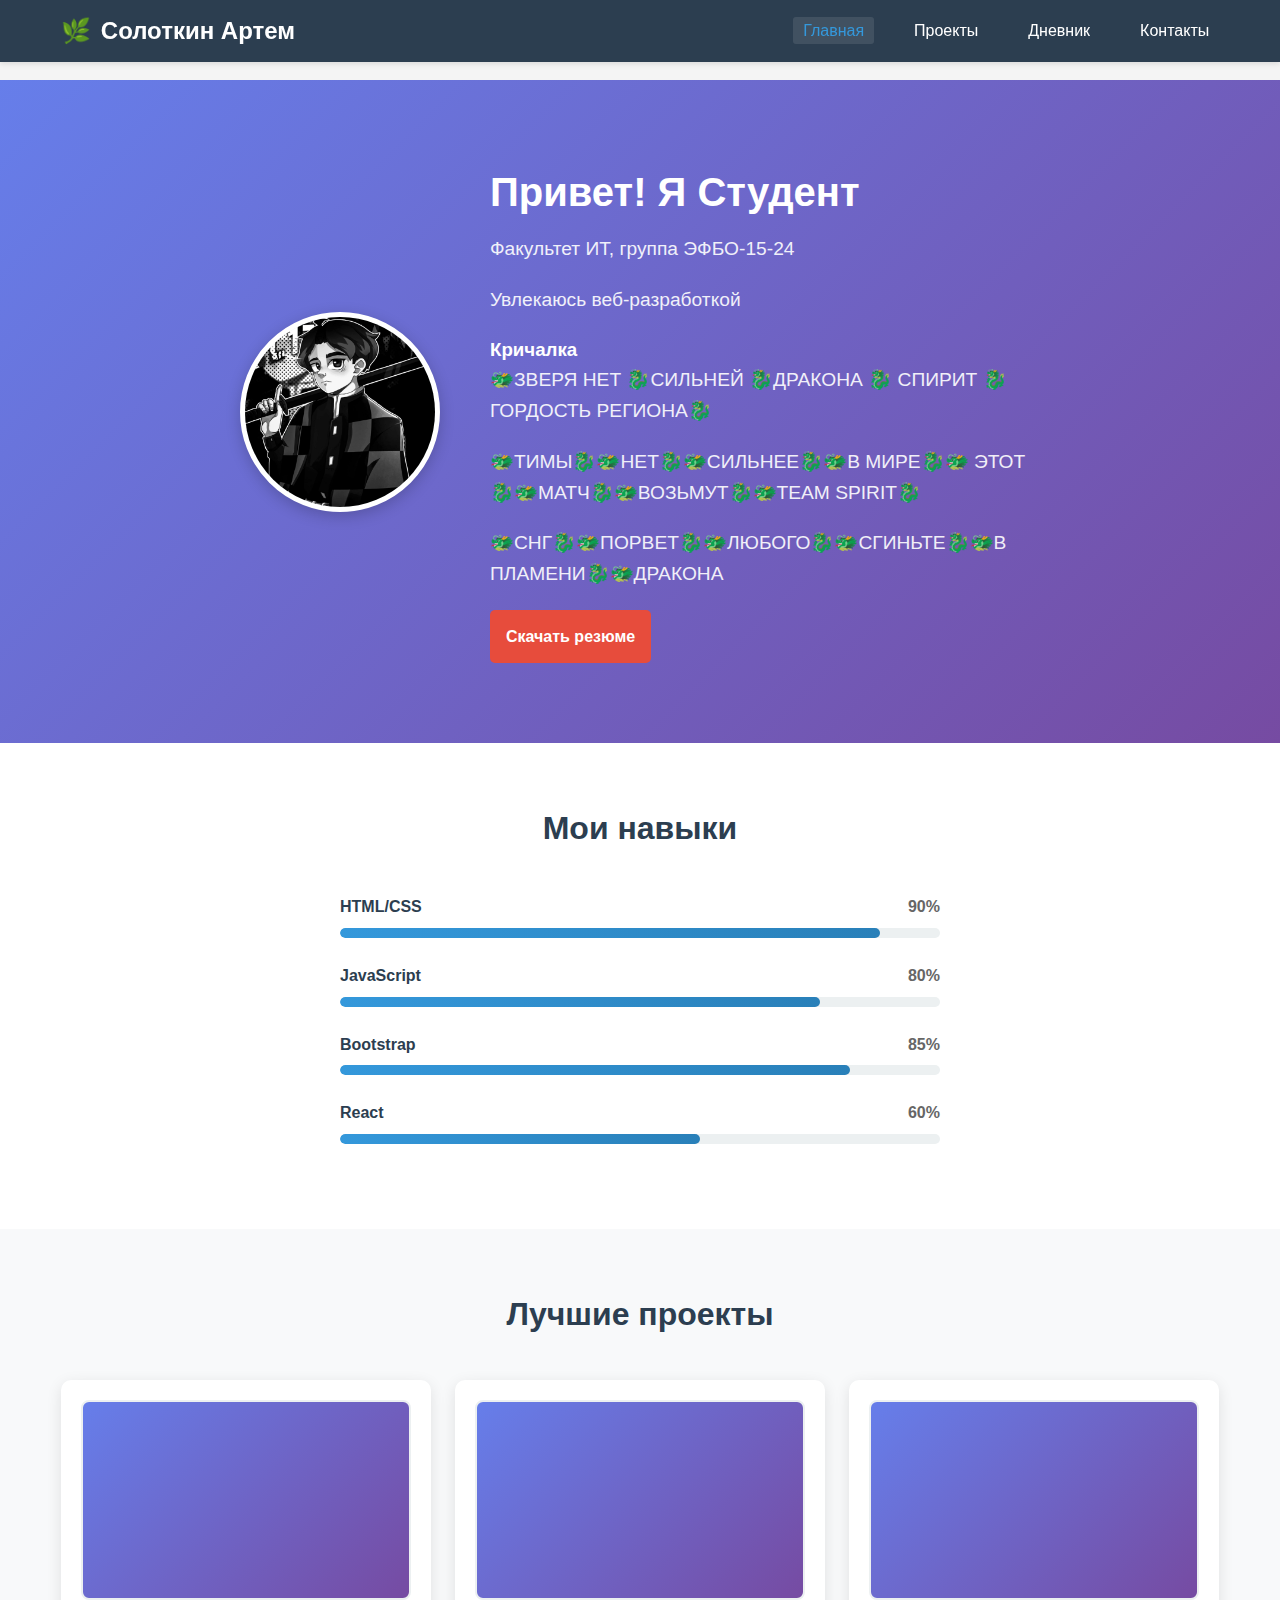
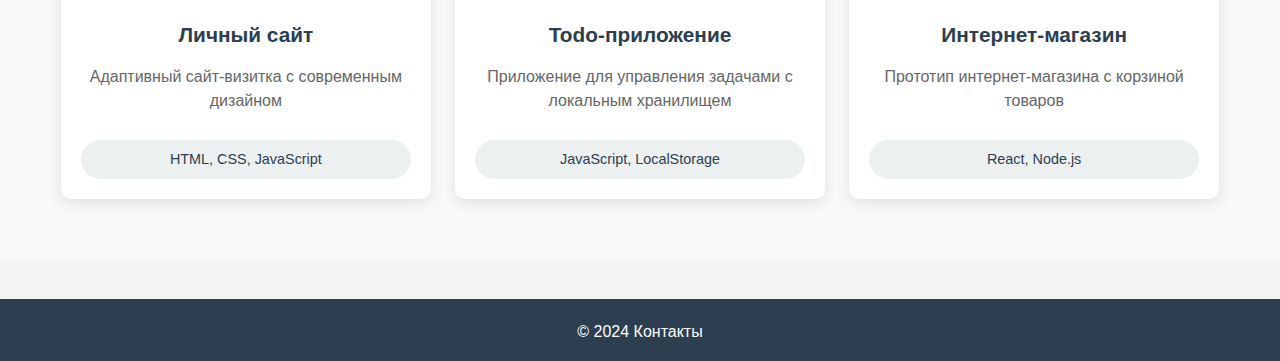
<file: index.html>
<!DOCTYPE html>
<html lang="ru">

<head>
    <meta charset="UTF-8">
    <meta name="viewport" content="width=device-width, initial-scale=1, viewport-fit=cover">
    <title>Портфолио студента-разработчика</title>
    <link rel="stylesheet" href="styles/styles.css">
    <script src="scripts/main.js"></script>
    <link rel="icon" type="image/x-icon" href="favicon.ico">
</head>

<body>
    <a class="skip-link" href="#main">Перейти к основному содержимому</a>

    <!-- хэдер -->
    <header class="header">
        <div class="container">
            <div class="header-content">
                <div class="logo">
                    <span class="logo-icon">🌿</span>
                    <span class="logo-text">Солоткин Артем</span>
                </div>
                <nav class="nav" aria-label="Основная навигация">
                    <ul class="nav-list">
                        <li><a href="index.html" class="nav-link active">Главная</a></li>
                        <li><a href="pages/projects.html" class="nav-link">Проекты</a></li>
                        <li><a href="pages/diary.html" class="nav-link">Дневник</a></li>
                        <li><a href="pages/contacts.html" class="nav-link">Контакты</a></li>
                    </ul>
                </nav>
            </div>
        </div>
    </header>

    <!-- основное содержимое -->
    <main id="main" class="main">
        <!-- обо мне -->
        <section class="hero">
            <div class="container">
                <div class="hero-content">
                    <div class="profile-image">
                        <img src="images/photo.jpg" alt="Фото студента" class="profile-photo" width="200" height="200"
                            loading="eager" decoding="sync" fetchpriority="high">
                        <div class="photo-placeholder">👤</div>
                    </div>
                    <div class="hero-text">
                        <h1 class="hero-greeting">Привет! Я Студент</h1>
                        <p>Факультет ИT, группа ЭФБО-15-24</p>
                        <p>Увлекаюсь веб-разработкой</p>
                        <h3>Кричалка</h3>
                        <p>🐲ЗВЕРЯ НЕТ 🐉СИЛЬНЕЙ 🐉ДРАКОНА 🐉 СПИРИТ 🐉ГОРДОСТЬ РЕГИОНА🐉</p>
                        <p>🐲ТИМЫ🐉🐲НЕТ🐉🐲СИЛЬНЕЕ🐉🐲В МИРЕ🐉🐲 ЭТОТ🐉🐲МАТЧ🐉🐲ВОЗЬМУТ🐉🐲TEAM SPIRIT🐉</p>
                        <p>🐲СНГ🐉🐲ПОРВЕТ🐉🐲ЛЮБОГО🐉🐲СГИНЬТЕ🐉🐲В ПЛАМЕНИ🐉🐲ДРАКОНА</p>
                        <a href="assets/resume.pdf" class="btn" download>Скачать резюме</a>
                    </div>
                </div>
            </div>
        </section>

        <!-- навыки -->
        <section class="skills">
            <div class="container">
                <h2 class="section-title">Мои навыки</h2>
                <div class="skills-grid">
                    <div class="skill-item">
                        <div class="skill-header">
                            <span class="skill-name">HTML/CSS</span>
                            <span class="skill-percentage">90%</span>
                        </div>
                        <div class="skill-bar">
                            <div class="skill-progress html"></div>
                        </div>
                    </div>
                    <div class="skill-item">
                        <div class="skill-header">
                            <span class="skill-name">JavaScript</span>
                            <span class="skill-percentage">80%</span>
                        </div>
                        <div class="skill-bar">
                            <div class="skill-progress javascript"></div>
                        </div>
                    </div>
                    <div class="skill-item">
                        <div class="skill-header">
                            <span class="skill-name">Bootstrap</span>
                            <span class="skill-percentage">85%</span>
                        </div>
                        <div class="skill-bar">
                            <div class="skill-progress bootstrap"></div>
                        </div>
                    </div>
                    <div class="skill-item">
                        <div class="skill-header">
                            <span class="skill-name">React</span>
                            <span class="skill-percentage">60%</span>
                        </div>
                        <div class="skill-bar">
                            <div class="skill-progress react"></div>
                        </div>
                    </div>
                </div>
            </div>
        </section>

        <!-- проекты -->
        <section class="projects-area">
            <div class="container">
                <h2 class="section-title">Лучшие проекты</h2>
                <div class="projects-list">
                    <div class="project-card">
                        <div class="project-image">
                            <img src="images/project1.jpg"
                                alt="Личный сайт - адаптивный сайт-визитка с современным дизайном" class="project-photo"
                                width="400" height="225" loading="lazy" decoding="async">
                        </div>
                        <h3 class="project-title">Личный сайт</h3>
                        <p class="project-description">Адаптивный сайт-визитка с современным дизайном</p>
                        <div class="project-tech">HTML, CSS, JavaScript</div>
                    </div>

                    <div class="project-card">
                        <div class="project-image">
                            <img src="images/project2.jpg" alt="Todo-приложение - менеджер задач с локальным хранилищем"
                                class="project-photo" width="400" height="225" loading="lazy" decoding="async">
                        </div>
                        <h3 class="project-title">Todo-приложение</h3>
                        <p class="project-description">Приложение для управления задачами с локальным хранилищем</p>
                        <div class="project-tech">JavaScript, LocalStorage</div>
                    </div>

                    <div class="project-card">
                        <div class="project-image">
                            <img src="images/project3.jpg" alt="Интернет-магазин - прототип с корзиной товаров"
                                class="project-photo" width="400" height="225" loading="lazy" decoding="async">
                        </div>
                        <h3 class="project-title">Интернет-магазин</h3>
                        <p class="project-description">Прототип интернет-магазина с корзиной товаров</p>
                        <div class="project-tech">React, Node.js</div>
                    </div>
                </div>
            </div>
        </section>
    </main>

    <!-- футер -->
    <footer class="footer">
        <div class="container">
            <p>&copy; 2024 Контакты</p>
        </div>
    </footer>
</body>

</html>
</file>
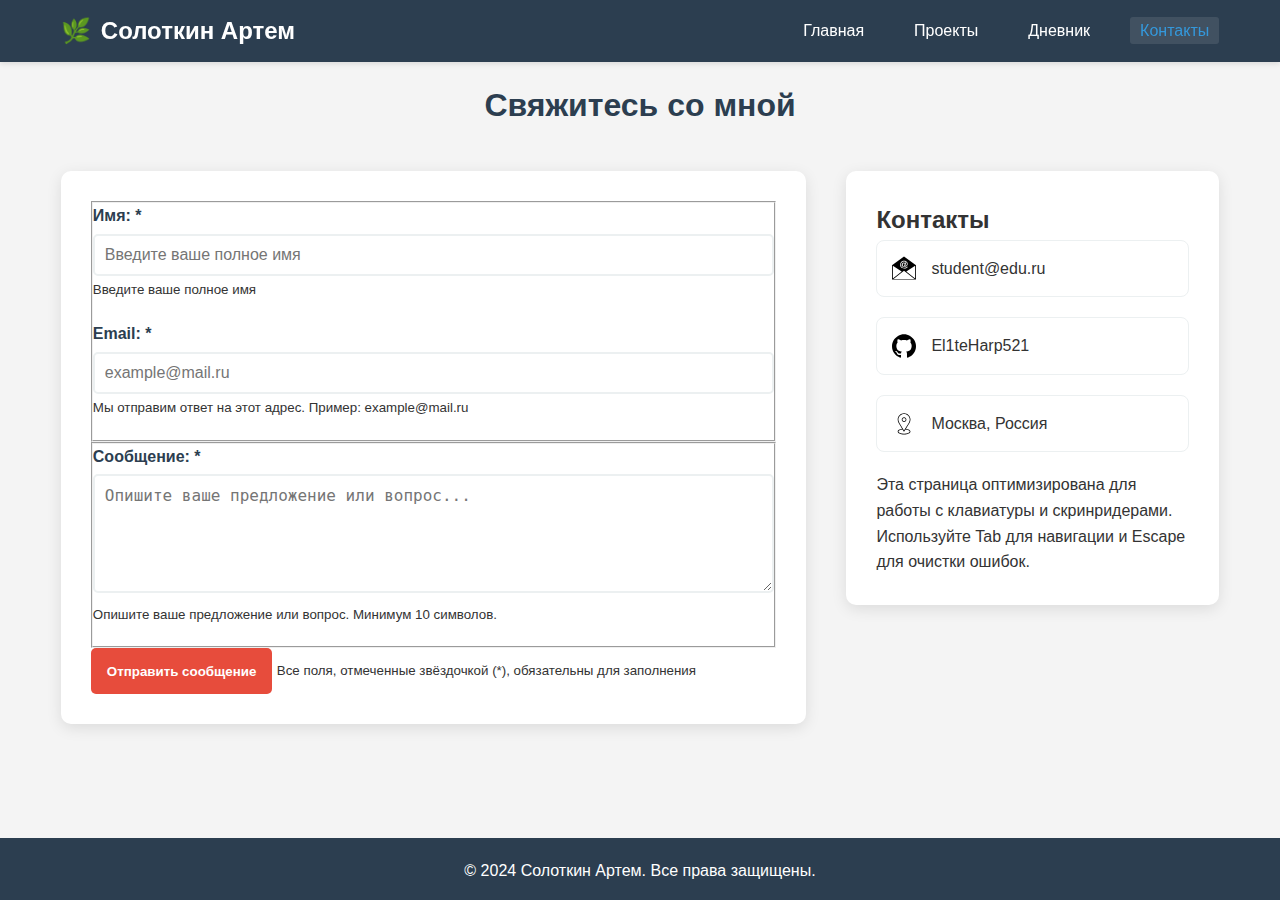
<file: pages/contacts.html>
<!DOCTYPE html>
<html lang="ru">

<head>
    <meta charset="UTF-8">
    <meta name="viewport" content="width=device-width, initial-scale=1, viewport-fit=cover">
    <meta name="color-scheme" content="dark">
    <meta name="description"
        content="Свяжитесь со мной - Солоткин Артем. Форма обратной связи и контактная информация.">
    <title>Контакты - Портфолио Солоткин Артем | Свяжитесь со мной</title>
    <link rel="stylesheet" href="../styles/styles.css">
    <link rel="icon" type="image/x-icon" href="../favicon.ico">
</head>

<body>
    <a class="skip-link" href="#main-content">Перейти к основному содержимому</a>

    <header class="header" role="banner">
        <div class="container">
            <div class="header-content">
                <div class="logo">
                    <span class="logo-icon" aria-hidden="true">🌿</span>
                    <span class="logo-text">Солоткин Артем</span>
                </div>
                <nav class="nav" aria-label="Основная навигация" role="navigation">
                    <ul class="nav-list">
                        <li><a href="../index.html" class="nav-link">Главная</a></li>
                        <li><a href="projects.html" class="nav-link">Проекты</a></li>
                        <li><a href="diary.html" class="nav-link">Дневник</a></li>
                        <li><a href="contacts.html" class="nav-link active" aria-current="page">Контакты</a></li>
                    </ul>
                </nav>
            </div>
        </div>
    </header>

    <main id="main-content" class="main" role="main">
        <section class="contacts" aria-labelledby="contacts-title">
            <div class="container">
                <h1 id="contacts-title" class="section-title">Свяжитесь со мной</h1>

                <div class="contacts-content">
                    <div class="contact-form" role="form" aria-labelledby="form-title">
                        <h2 id="form-title" class="visually-hidden">Форма обратной связи</h2>
                        <form class="form" id="contact-form" novalidate aria-describedby="form-description">
                            <p id="form-description" class="visually-hidden">
                                Заполните форму обратной связи. Все поля обязательны для заполнения.
                            </p>

                            <fieldset>
                                <legend class="visually-hidden">Персональная информация</legend>

                                <div class="form-group">
                                    <label for="name" class="required-field">
                                        Имя:
                                        <span class="required-star" aria-hidden="true">*</span>
                                        <span class="visually-hidden">обязательное поле</span>
                                    </label>
                                    <input type="text" id="name" name="name" required aria-required="true"
                                        aria-describedby="name-hint name-error" autocomplete="name"
                                        placeholder="Введите ваше полное имя">
                                    <small id="name-hint" class="form-hint">
                                        Введите ваше полное имя
                                    </small>
                                    <span id="name-error" class="error-message" role="alert" aria-live="polite"></span>
                                </div>

                                <div class="form-group">
                                    <label for="email" class="required-field">
                                        Email:
                                        <span class="required-star" aria-hidden="true">*</span>
                                        <span class="visually-hidden">обязательное поле</span>
                                    </label>
                                    <input type="email" id="email" name="email" required aria-required="true"
                                        aria-describedby="email-hint email-error" autocomplete="email"
                                        placeholder="example@mail.ru">
                                    <small id="email-hint" class="form-hint">
                                        Мы отправим ответ на этот адрес. Пример: example@mail.ru
                                    </small>
                                    <span id="email-error" class="error-message" role="alert" aria-live="polite"></span>
                                </div>
                            </fieldset>

                            <fieldset>
                                <legend class="visually-hidden">Текст сообщения</legend>

                                <div class="form-group">
                                    <label for="message" class="required-field">
                                        Сообщение:
                                        <span class="required-star" aria-hidden="true">*</span>
                                        <span class="visually-hidden">обязательное поле</span>
                                    </label>
                                    <textarea id="message" name="message" rows="5" required aria-required="true"
                                        aria-describedby="message-hint message-error"
                                        placeholder="Опишите ваше предложение или вопрос..."></textarea>
                                    <small id="message-hint" class="form-hint">
                                        Опишите ваше предложение или вопрос. Минимум 10 символов.
                                    </small>
                                    <span id="message-error" class="error-message" role="alert"
                                        aria-live="polite"></span>
                                </div>
                            </fieldset>

                            <div class="form-actions">
                                <button type="submit" class="btn btn-primary" aria-describedby="submit-hint">
                                    Отправить сообщение
                                </button>
                                <small id="submit-hint" class="form-hint">
                                    Все поля, отмеченные звёздочкой (*), обязательны для заполнения
                                </small>
                            </div>
                        </form>
                    </div>

                    <div class="contact-info" aria-labelledby="contact-info-title">
                        <h2 id="contact-info-title">Контакты</h2>
                        <div class="contact-list" role="list">
                            <div class="contact-item" role="listitem">
                                <img src="../images/icons/email.svg" alt="" class="contact-icon" aria-hidden="true"
                                    width="24" height="24">
                                <span>
                                    <span class="visually-hidden">Электронная почта: </span>
                                    student@edu.ru
                                </span>
                            </div>
                            <div class="contact-item" role="listitem">
                                <img src="../images/icons/github.svg" alt="" class="contact-icon" aria-hidden="true"
                                    width="24" height="24">
                                <span>
                                    <span class="visually-hidden">GitHub профиль: </span>
                                    El1teHarp521
                                </span>
                            </div>
                            <div class="contact-item" role="listitem">
                                <img src="../images/icons/location.svg" alt="" class="contact-icon" aria-hidden="true"
                                    width="24" height="24">
                                <span>
                                    <span class="visually-hidden">Местоположение: </span>
                                    Москва, Россия
                                </span>
                            </div>
                        </div>

                        <div class="accessibility-info" aria-labelledby="accessibility-title">
                            <h3 id="accessibility-title" class="visually-hidden">Информация о доступности</h3>
                            <p class="accessibility-note">
                                Эта страница оптимизирована для работы с клавиатуры и скринридерами.
                                Используйте Tab для навигации и Escape для очистки ошибок.
                            </p>
                        </div>
                    </div>
                </div>
            </div>
        </section>
    </main>

    <footer class="footer" role="contentinfo">
        <div class="container">
            <p>&copy; 2024 Солоткин Артем. Все права защищены.</p>
        </div>
    </footer>

    <script src="../scripts/main.js"></script>
    <script src="../scripts/form-validation.js"></script>
    <script src="../scripts/modal.js"></script>
    <script src="../scripts/filters.js"></script>
</body>

</html>
</file>
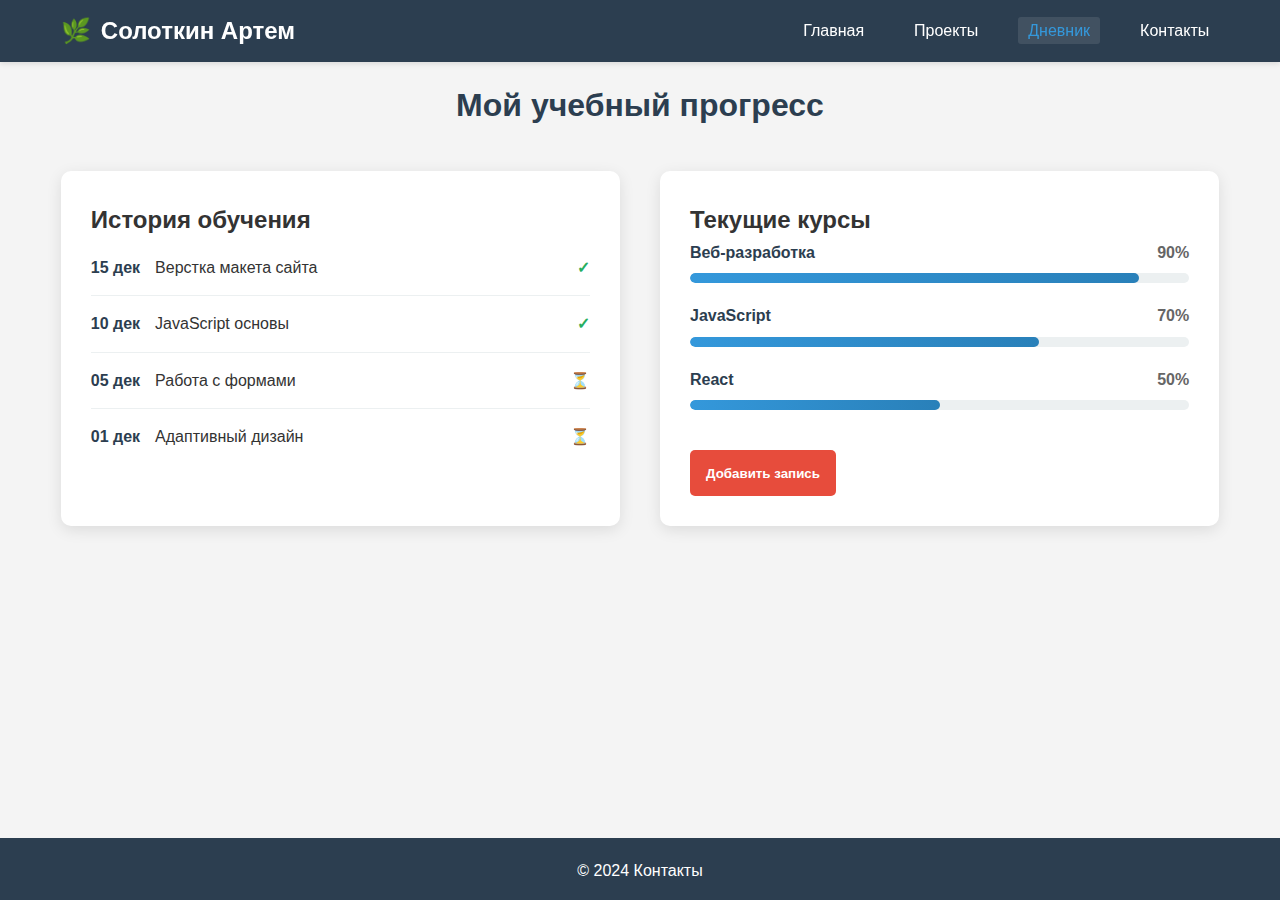
<file: pages/diary.html>
<!DOCTYPE html>
<html lang="ru" data-theme="dark">

<head>
    <meta charset="UTF-8">
    <meta name="viewport" content="width=device-width, initial-scale=1, viewport-fit=cover">
    <title>Учебный дневник - Портфолио</title>
    <link rel="stylesheet" href="../styles/styles.css">
    <link rel="icon" type="image/x-icon" href="../favicon.ico">
</head>

<body>
    <a class="skip-link" href="#main">Перейти к основному содержимому</a>

    <header class="header">
        <div class="container">
            <div class="header-content">
                <div class="logo">
                    <span class="logo-icon">🌿</span>
                    <span class="logo-text">Солоткин Артем</span>
                </div>
                <nav class="nav" aria-label="Основная навигация">
                    <ul class="nav-list">
                        <li><a href="../index.html" class="nav-link">Главная</a></li>
                        <li><a href="projects.html" class="nav-link">Проекты</a></li>
                        <li><a href="diary.html" class="nav-link active">Дневник</a></li>
                        <li><a href="contacts.html" class="nav-link">Контакты</a></li>
                    </ul>
                </nav>
            </div>
        </div>
    </header>

    <main id="main" class="main">
        <section class="diary">
            <div class="container">
                <h1 class="section-title">Мой учебный прогресс</h1>

                <div class="diary-content">
                    <div class="progress-list">
                        <h2>История обучения</h2>
                        <div class="progress-item completed">
                            <span class="progress-date">15 дек</span>
                            <span class="progress-task">Верстка макета сайта</span>
                            <span class="progress-status">✓</span>
                        </div>
                        <div class="progress-item completed">
                            <span class="progress-date">10 дек</span>
                            <span class="progress-task">JavaScript основы</span>
                            <span class="progress-status">✓</span>
                        </div>
                        <div class="progress-item in-progress">
                            <span class="progress-date">05 дек</span>
                            <span class="progress-task">Работа с формами</span>
                            <span class="progress-status">⏳</span>
                        </div>
                        <div class="progress-item in-progress">
                            <span class="progress-date">01 дек</span>
                            <span class="progress-task">Адаптивный дизайн</span>
                            <span class="progress-status">⏳</span>
                        </div>
                    </div>

                    <div class="current-courses">
                        <h2>Текущие курсы</h2>
                        <div class="course-item">
                            <div class="course-header">
                                <span class="course-name">Веб-разработка</span>
                                <span class="course-percentage">90%</span>
                            </div>
                            <div class="skill-bar">
                                <div class="skill-progress" style="width: 90%"></div>
                            </div>
                        </div>
                        <div class="course-item">
                            <div class="course-header">
                                <span class="course-name">JavaScript</span>
                                <span class="course-percentage">70%</span>
                            </div>
                            <div class="skill-bar">
                                <div class="skill-progress" style="width: 70%"></div>
                            </div>
                        </div>
                        <div class="course-item">
                            <div class="course-header">
                                <span class="course-name">React</span>
                                <span class="course-percentage">50%</span>
                            </div>
                            <div class="skill-bar">
                                <div class="skill-progress" style="width: 50%"></div>
                            </div>
                        </div>

                        <button class="btn" style="margin-top: 20px;">Добавить запись</button>
                    </div>
                </div>
            </div>
        </section>
    </main>

    <footer class="footer">
        <div class="container">
            <p>&copy; 2024 Контакты</p>
        </div>
    </footer>
</body>

</html>
</file>
<file: styles/styles.css>
/* Сброс стилей и базовые настройки */
:root {
    color-scheme: light dark;
    --space-md: 1rem;
    --space-lg: 1.5rem;
    --space-xl: 3rem;
}

* {
    margin: 0;
    padding: 0;
    box-sizing: border-box;
}

html,
body {
    height: 100%;
}

body {
    font-family: 'Arial', sans-serif;
    line-height: 1.6;
    color: #333;
    background-color: #f4f4f4;
    padding-top: 80px;
    min-height: 100vh;
    min-height: 100svh;
    min-height: 100dvh;
    display: flex;
    flex-direction: column;
}

main {
    flex: 1;
}

.container {
    max-width: 1200px;
    margin: 0 auto;
    padding-inline: clamp(1rem, calc(.5rem + 1vw), 2rem);
}

/* Skip link для доступности */
.skip-link {
    position: absolute;
    inset-inline-start: 1rem;
    inset-block-start: -100%;
    z-index: 10000;
    padding: .5rem .75rem;
    background: #111;
    color: #fff;
    border-radius: .5rem;
    text-decoration: none;
}

.skip-link:focus,
.skip-link:focus-visible {
    inset-block-start: 1rem;
}

:focus-visible {
    outline: 3px solid #2563eb;
    outline-offset: 2px;
}

a,
button,
input,
textarea {
    outline-offset: 2px;
}

/* Крупные цели на устройствах с pointer:coarse */
@media (pointer: coarse) {

    a,
    button,
    .nav-link {
        min-height: 44px;
        padding: .75rem 1rem;
    }
}

/* Стили шапки */
.header {
    background: #2c3e50;
    color: white;
    padding: 1rem 0;
    box-shadow: 0 2px 5px rgba(0, 0, 0, 0.1);
    position: fixed;
    width: 100%;
    top: 0;
    z-index: 1000;

    /* Safe areas для вырезов */
    padding-block-start: calc(.75rem + env(safe-area-inset-top));
    padding-block-end: .75rem;
    padding-inline-start: calc(var(--space-md) + env(safe-area-inset-left));
    padding-inline-end: calc(var(--space-md) + env(safe-area-inset-right));
    isolation: isolate;
}

.header-content {
    display: flex;
    justify-content: space-between;
    align-items: center;
}

.logo {
    display: flex;
    align-items: center;
    gap: 10px;
    font-size: 1.5rem;
    font-weight: bold;
}

.logo-icon {
    font-size: 24px;
}

.nav-list {
    display: flex;
    list-style: none;
    gap: 30px;
}

.nav-link {
    color: white;
    text-decoration: none;
    font-weight: 500;
    transition: color 0.3s;
    padding: 5px 10px;
    border-radius: 3px;
}

.nav-link:hover,
.nav-link.active {
    color: #3498db;
    background: rgba(255, 255, 255, 0.1);
}

/* Секция героя */
.hero {
    background: linear-gradient(135deg, #667eea 0%, #764ba2 100%);
    color: white;
    padding: 80px 0;
    text-align: center;
}

.hero-content {
    display: flex;
    align-items: center;
    justify-content: center;
    gap: 50px;
    max-width: 800px;
    margin: 0 auto;
}

/* Контейнер для круглой фотографии */
.profile-image {
    width: 200px;
    height: 200px;
    border-radius: 50%;
    border: 5px solid white;
    box-shadow: 0 4px 15px rgba(0, 0, 0, 0.2);
    overflow: hidden;
    position: relative;
    flex-shrink: 0;
    background: #ecf0f1;
}

.profile-photo {
    width: 100%;
    height: 100%;
    object-fit: cover;
    object-position: center;
    transition: transform 0.3s ease;
    display: block;
}

.profile-photo:hover {
    transform: scale(1.05);
}

/* Запасной вариант если фото не загрузится */
.photo-placeholder {
    position: absolute;
    top: 0;
    left: 0;
    width: 100%;
    height: 100%;
    background: linear-gradient(135deg, #667eea, #764ba2);
    display: flex;
    align-items: center;
    justify-content: center;
    font-size: 48px;
    color: white;
    opacity: 0;
    transition: opacity 0.3s ease;
}

.profile-image.loading .photo-placeholder {
    opacity: 1;
}

.profile-image.loading .profile-photo {
    opacity: 0;
}

.hero-text {
    text-align: left;
    flex: 1;
}

.hero-greeting {
    font-size: clamp(1.5rem, 1.1rem + 2vw, 2.5rem);
    margin-bottom: 10px;
}

.hero-text p {
    font-size: 1.2rem;
    margin-bottom: 20px;
    opacity: 0.9;
}

/* Кнопка с минимальной зоной клика */
.btn {
    display: inline-block;
    background: #e74c3c;
    color: white;
    padding-inline: 1rem;
    padding-block: max(.5rem, calc((44px - 1em)/2));
    text-decoration: none;
    border-radius: 5px;
    font-weight: bold;
    transition: background 0.3s, transform 0.2s;
    border: none;
    cursor: pointer;
    min-height: 44px;
}

.btn:hover {
    background: #c0392b;
    transform: translateY(-2px);
}

/* Секция навыков */
.skills {
    background: white;
    padding: 60px 0;
}

.section-title {
    text-align: center;
    font-size: clamp(1.5rem, 1.1rem + 2vw, 2rem);
    margin-bottom: 40px;
    color: #2c3e50;
}

.skills-grid {
    max-width: 600px;
    margin: 0 auto;
}

.skill-item {
    margin-bottom: 25px;
}

.skill-header {
    display: flex;
    justify-content: space-between;
    margin-bottom: 8px;
}

.skill-name {
    font-weight: bold;
    color: #2c3e50;
}

.skill-percentage {
    color: #666;
    font-weight: bold;
}

.skill-bar {
    background: #ecf0f1;
    height: 10px;
    border-radius: 5px;
    overflow: hidden;
}

.skill-progress {
    height: 100%;
    background: linear-gradient(90deg, #3498db, #2980b9);
    border-radius: 5px;
    transition: width 1s ease-in-out;
}

/* Проценты навыков */
.html {
    width: 90%;
}

.javascript {
    width: 80%;
}

.bootstrap {
    width: 85%;
}

.react {
    width: 60%;
}

/* Секция проектов */
.projects {
    background: #f8f9fa;
    padding: 60px 0;
}

.projects-area {
    background: #f8f9fa;
    padding: 60px 0;
    container-type: inline-size;
}

.projects-grid {
    display: grid;
    grid-template-columns: repeat(auto-fit, minmax(300px, 1fr));
    gap: 30px;
    margin-top: 40px;
}

.projects-list {
    display: grid;
    grid-template-columns: 1fr;
    gap: var(--space-lg);
    margin-top: 40px;
}

/* Контейнерные запросы */
@supports (container-type: inline-size) {
    @container (min-width: 640px) {
        .projects-list {
            grid-template-columns: repeat(2, 1fr);
        }
    }

    @container (min-width: 960px) {
        .projects-list {
            grid-template-columns: repeat(3, 1fr);
        }
    }
}

.project-card {
    background: white;
    border-radius: 10px;
    padding: 20px;
    box-shadow: 0 4px 15px rgba(0, 0, 0, 0.1);
    transition: transform 0.3s, box-shadow 0.3s;
    text-align: center;
    display: flex;
    flex-direction: column;
    height: 100%;
    min-width: 0;
}

.project-card:hover {
    transform: translateY(-5px);
    box-shadow: 0 8px 25px rgba(0, 0, 0, 0.15);
}

.project-image {
    width: 100%;
    height: 180px;
    border-radius: 8px;
    overflow: hidden;
    position: relative;
    background: #f8f9fa;
    margin-bottom: 15px;
    display: flex;
    align-items: center;
    justify-content: center;
    border: 2px solid #ecf0f1;
}

.project-photo {
    max-width: 90%;
    max-height: 90%;
    object-fit: contain;
    object-position: center;
    display: block;
    border-radius: 4px;
}

.project-title {
    font-size: 1.3rem;
    margin-bottom: 10px;
    color: #2c3e50;
    min-height: 40px;
    display: flex;
    align-items: center;
    justify-content: center;
    overflow-wrap: anywhere;
}

.project-description {
    color: #666;
    margin-bottom: 15px;
    line-height: 1.5;
    flex-grow: 1;
    min-height: 60px;
    overflow-wrap: anywhere;
}

.project-tech {
    background: #ecf0f1;
    padding: 8px 16px;
    border-radius: 20px;
    font-size: 0.9rem;
    color: #2c3e50;
    display: inline-block;
    margin-top: auto;
}

/* Подвал с safe areas */
.footer {
    background: #2c3e50;
    color: white;
    text-align: center;
    padding: 20px 0;
    margin-top: 40px;
    padding-bottom: calc(1rem + env(safe-area-inset-bottom));
}

/* Стили для страницы проектов с фильтрами */
.projects-header {
    display: flex;
    justify-content: space-between;
    align-items: center;
    margin-bottom: 30px;
    flex-wrap: wrap;
    gap: 20px;
}

.filter-buttons {
    display: flex;
    gap: 10px;
    flex-wrap: wrap;
}

.filter-btn {
    padding: 8px 16px;
    border: 2px solid #3498db;
    background: white;
    color: #3498db;
    border-radius: 20px;
    cursor: pointer;
    transition: all 0.3s;
    min-height: 44px;
}

.filter-btn.active,
.filter-btn:hover {
    background: #3498db;
    color: white;
}

/* Стили для страницы учебного дневника */
.diary-content {
    display: grid;
    grid-template-columns: 1fr 1fr;
    gap: 40px;
    margin-top: 40px;
}

.progress-list,
.current-courses {
    background: white;
    padding: 30px;
    border-radius: 10px;
    box-shadow: 0 4px 15px rgba(0, 0, 0, 0.1);
}

.progress-item {
    display: flex;
    justify-content: space-between;
    align-items: center;
    padding: 15px 0;
    border-bottom: 1px solid #ecf0f1;
}

.progress-item:last-child {
    border-bottom: none;
}

.progress-date {
    font-weight: bold;
    color: #2c3e50;
}

.progress-task {
    flex: 1;
    margin: 0 15px;
}

.progress-status {
    font-weight: bold;
}

/* Цвета статусов выполнения */
.completed .progress-status {
    color: #27ae60;
    /* Зеленый для выполненных */
}

.in-progress .progress-status {
    color: #f39c12;
    /* Оранжевый для в процессе */
}

.course-item {
    margin-bottom: 20px;
}

.course-header {
    display: flex;
    justify-content: space-between;
    margin-bottom: 8px;
}

.course-name {
    font-weight: bold;
    color: #2c3e50;
}

.course-percentage {
    color: #666;
    font-weight: bold;
}

.skill-bar {
    background: #ecf0f1;
    height: 10px;
    border-radius: 5px;
    overflow: hidden;
}

.skill-progress {
    height: 100%;
    background: linear-gradient(90deg, #3498db, #2980b9);
    border-radius: 5px;
    transition: width 1s ease-in-out;
}

/* Стили для страницы контактов */
.contacts-content {
    display: grid;
    grid-template-columns: 2fr 1fr;
    gap: 40px;
    margin-top: 40px;
}

.contact-form {
    background: white;
    padding: 30px;
    border-radius: 10px;
    box-shadow: 0 4px 15px rgba(0, 0, 0, 0.1);
}

.form-group {
    margin-bottom: 20px;
}

.form-group label {
    display: block;
    margin-bottom: 5px;
    font-weight: bold;
    color: #2c3e50;
}

.form-group input,
.form-group textarea {
    width: 100%;
    padding: 10px;
    border: 2px solid #ecf0f1;
    border-radius: 5px;
    font-size: 1rem;
    transition: border-color 0.3s;
}

.form-group input:focus,
.form-group textarea:focus {
    outline: none;
    border-color: #3498db;
}

.contact-info {
    background: white;
    padding: 30px;
    border-radius: 10px;
    box-shadow: 0 4px 15px rgba(0, 0, 0, 0.1);
    height: fit-content;
}

.contact-item {
    display: flex;
    align-items: center;
    gap: 15px;
    margin-bottom: 20px;
    padding: 15px;
    border-radius: 8px;
    transition: all 0.3s ease;
    border: 1px solid #ecf0f1;
}

.contact-item:hover {
    background: #f8f9fa;
    border-color: #3498db;
    transform: translateX(5px);
}

.contact-icon {
    width: 24px;
    height: 24px;
    flex-shrink: 0;
    transition: transform 0.3s ease;
}

.contact-item:hover .contact-icon {
    transform: scale(1.1);
}

/* Уважение к снижению движения */
@media (prefers-reduced-motion: reduce) {
    * {
        animation: none !important;
        transition: none !important;
    }
}

/* Повышенный контраст */
@media (prefers-contrast: more) {

    .btn,
    .nav-link,
    .filter-btn {
        box-shadow: inset 0 0 0 2px #fff;
    }
}

/* Визуально скрытые элементы */
.visually-hidden {
    position: absolute !important;
    width: 1px;
    height: 1px;
    padding: 0;
    margin: -1px;
    overflow: hidden;
    clip: rect(0, 0, 0, 0);
    white-space: nowrap;
    border: 0;
}

/* Простой плейсхолдер */
.photo-placeholder {
    position: absolute;
    top: 0;
    left: 0;
    width: 100%;
    height: 100%;
    background: linear-gradient(135deg, #667eea, #764ba2);
    display: flex;
    align-items: center;
    justify-content: center;
    font-size: 48px;
    color: white;
}

/* Контейнеры для фотографий проектов */
.project-image {
    width: 100%;
    height: 200px;
    border-radius: 8px;
    overflow: hidden;
    position: relative;
    background: linear-gradient(135deg, #667eea, #764ba2);
    margin-bottom: 15px;
}

.project-photo {
    width: 100%;
    height: 100%;
    object-fit: cover;
    object-position: center center;
    display: block;
}

/* Гарантия что изображения никогда не выйдут за границы */
.profile-image img,
.project-image img {
    max-width: 100%;
    max-height: 100%;
    display: block;
}

/* Дополнительная защита для разных соотношений сторон */
.image-container {
    position: relative;
    overflow: hidden;
}

/* Специфичные настройки для разных типов фото */
.profile-photo.portrait {
    object-position: center 25%;
}

.profile-photo.landscape {
    object-fit: contain;
    background: #ecf0f1;
}

/* Универсальное решение для разных размеров фото */
.project-image {
    width: 100%;
    height: 200px;
    border-radius: 8px;
    overflow: hidden;
    position: relative;
    background: linear-gradient(135deg, #667eea, #764ba2);
    margin-bottom: 15px;
    display: flex;
    align-items: center;
    justify-content: center;
}

.project-photo {
    max-width: 90%;
    max-height: 90%;
    object-fit: contain;
    object-position: center;
    display: block;
    border-radius: 4px;
    box-shadow: 0 2px 10px rgba(0, 0, 0, 0.1);
}

/* Стили для печати */
@media print {
    .profile-photo {
        filter: grayscale(100%);
    }

    .contact-icon {
        filter: grayscale(100%);
    }
}

/* Адаптивный дизайн */
@media (max-width: 768px) {
    body {
        padding-top: 70px;
    }

    .header-content {
        flex-direction: column;
        gap: 15px;
    }

    .nav-list {
        gap: 15px;
    }

    .hero-content {
        flex-direction: column;
        text-align: center;
        gap: 30px;
    }

    .hero-text {
        text-align: center;
    }

    .profile-image {
        width: 150px;
        height: 150px;
    }

    .photo-placeholder {
        font-size: 36px;
    }

    .hero-greeting {
        font-size: 2rem;
    }

    .projects-grid {
        grid-template-columns: 1fr;
    }

    .projects-header {
        flex-direction: column;
        align-items: flex-start;
    }

    .diary-content {
        grid-template-columns: 1fr;
    }

    .contacts-content {
        grid-template-columns: 1fr;
    }
}

@media (max-width: 480px) {
    .container {
        padding: 0 15px;
    }

    .nav-list {
        flex-wrap: wrap;
        justify-content: center;
        gap: 10px;
    }

    .hero {
        padding: 50px 0;
    }

    .section-title {
        font-size: 1.5rem;
    }

    .profile-image {
        width: 120px;
        height: 120px;
        border-width: 3px;
    }

    .photo-placeholder {
        font-size: 28px;
    }
}
</file>
